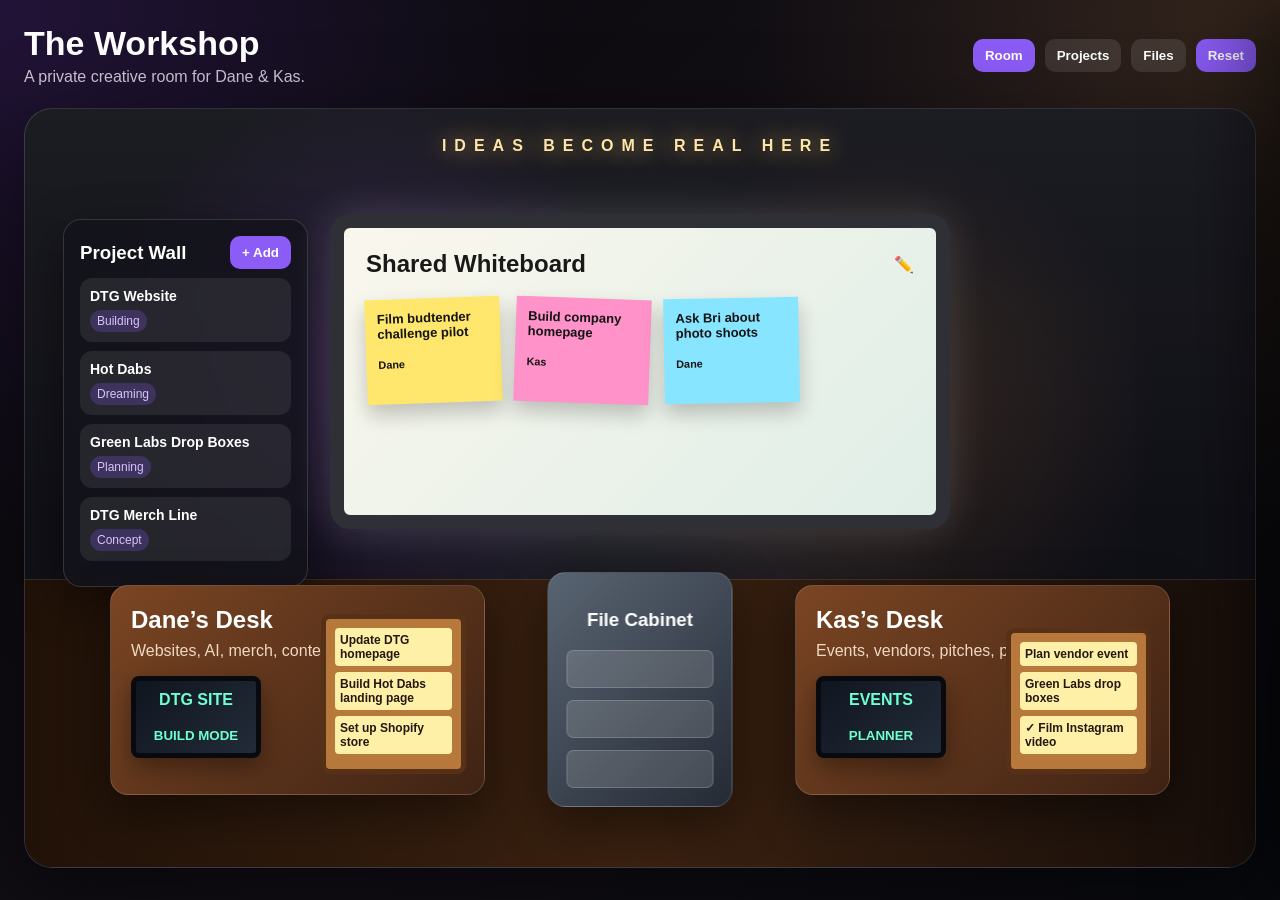
<file: workshop/index.html>
<!DOCTYPE html>
<html lang="en">
<head>
  <meta charset="UTF-8" />
  <meta name="viewport" content="width=device-width, initial-scale=1.0" />
  <title>The Workshop</title>
  <link rel="stylesheet" href="style.css" />
</head>
<body>
  <main class="app">
    <header class="topbar">
      <div>
        <h1>The Workshop</h1>
        <p>A private creative room for Dane & Kas.</p>
      </div>

      <nav>
        <button onclick="setView('room')" class="nav-btn active" data-view="room">Room</button>
        <button onclick="setView('projects')" class="nav-btn" data-view="projects">Projects</button>
        <button onclick="setView('files')" class="nav-btn" data-view="files">Files</button>
        <button onclick="resetDemo()">Reset</button>
      </nav>
    </header>

    <section id="roomView" class="room-view">
      <div class="room">
        <div class="back-glow"></div>
        <div class="neon">IDEAS BECOME REAL HERE</div>

        <aside class="project-wall card" onclick="openPanel('Project Wall')">
          <div class="card-head">
            <h3>Project Wall</h3>
            <button onclick="event.stopPropagation(); openProjectForm()">+ Add</button>
          </div>
          <div id="projectWallList"></div>
        </aside>

        <section class="whiteboard" onclick="openPanel('Whiteboard')">
          <div class="board-head">
            <h2>Shared Whiteboard</h2>
            <span>✏️</span>
          </div>
          <div id="stickyPreview" class="sticky-preview"></div>
        </section>

        <section class="desk dane-desk card" onclick="openPanel('Dane Desk')">
          <h2>Dane’s Desk</h2>
          <p>Websites, AI, merch, content systems.</p>
          <div class="laptop">DTG SITE<br><small>BUILD MODE</small></div>
          <div class="mini-board" id="daneTasksPreview"></div>
        </section>

        <section class="desk kas-desk card" onclick="openPanel('Kas Desk')">
          <h2>Kas’s Desk</h2>
          <p>Events, vendors, pitches, people, content.</p>
          <div class="laptop">EVENTS<br><small>PLANNER</small></div>
          <div class="mini-board" id="kasTasksPreview"></div>
        </section>

        <section class="file-cabinet card" onclick="openPanel('File Cabinet')">
          <h3>File Cabinet</h3>
          <div class="drawer"></div>
          <div class="drawer"></div>
          <div class="drawer"></div>
        </section>

        <div class="floor"></div>
      </div>
    </section>

    <section id="projectsView" class="page-view hidden">
      <div class="page-head">
        <h2>All Projects</h2>
        <button onclick="openProjectForm()">+ Add Project</button>
      </div>
      <div id="allProjects" class="grid"></div>
    </section>

    <section id="filesView" class="page-view hidden">
      <div class="page-head">
        <h2>File Cabinet</h2>
        <label class="upload-btn">
          Upload Image
          <input type="file" accept="image/*" onchange="uploadFile(event)" hidden>
        </label>
      </div>
      <div id="fileGrid" class="grid"></div>
    </section>
  </main>

  <aside id="panel" class="panel">
    <button class="close" onclick="closePanel()">×</button>
    <h2 id="panelTitle"></h2>
    <div id="panelBody"></div>
  </aside>

  <div id="modal" class="modal hidden">
    <div class="modal-box">
      <button class="close" onclick="closeModal()">×</button>
      <div id="modalBody"></div>
    </div>
  </div>

  <script src="app.js"></script>
</body>
</html>
</file>
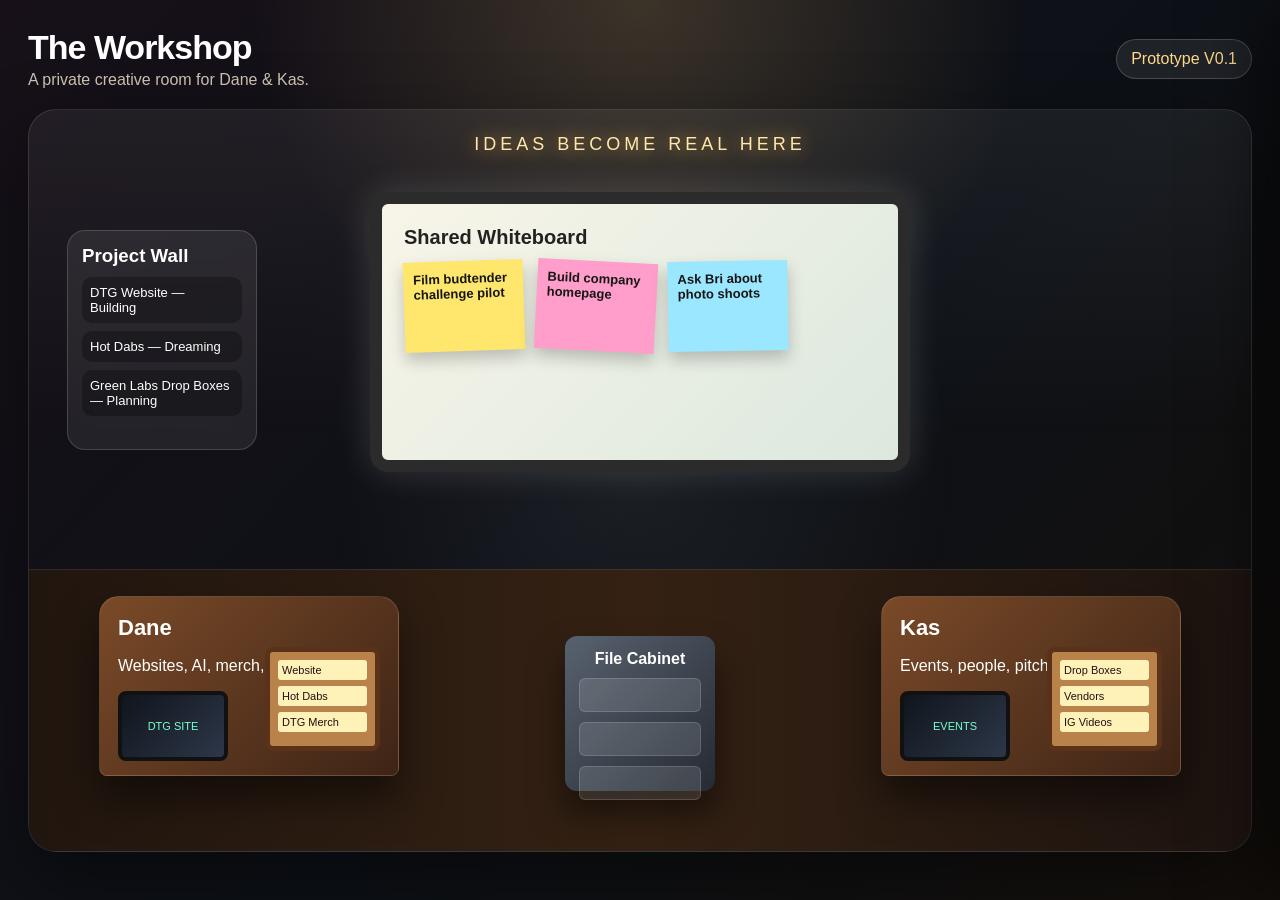
<file: workshop.html>
<!DOCTYPE html>
<html lang="en">
<head>
  <meta charset="UTF-8" />
  <meta name="viewport" content="width=device-width, initial-scale=1.0" />
  <title>The Workshop</title>
  <style>
    * { box-sizing: border-box; }

    body {
      margin: 0;
      min-height: 100vh;
      font-family: Arial, sans-serif;
      color: #fff;
      background:
        radial-gradient(circle at top, rgba(255, 210, 120, .18), transparent 35%),
        linear-gradient(135deg, #171018, #0d1117 55%, #15100c);
      overflow-x: hidden;
    }

    .room {
      position: relative;
      min-height: 100vh;
      padding: 28px;
      display: grid;
      grid-template-rows: auto 1fr auto;
      gap: 20px;
    }

    header {
      display: flex;
      justify-content: space-between;
      align-items: center;
      z-index: 2;
    }

    .brand h1 {
      margin: 0;
      font-size: 34px;
      letter-spacing: -1px;
    }

    .brand p {
      margin: 4px 0 0;
      color: #c9bfae;
    }

    .status {
      padding: 10px 14px;
      border: 1px solid rgba(255,255,255,.18);
      border-radius: 999px;
      background: rgba(255,255,255,.08);
      backdrop-filter: blur(10px);
      color: #ffd98a;
    }

    .workshop {
      position: relative;
      min-height: 650px;
      border: 1px solid rgba(255,255,255,.12);
      border-radius: 28px;
      background:
        linear-gradient(to bottom, rgba(255,255,255,.06), transparent 45%),
        radial-gradient(circle at center, rgba(255,255,255,.06), transparent 45%);
      box-shadow: 0 30px 80px rgba(0,0,0,.45);
      overflow: hidden;
    }

    .floor {
      position: absolute;
      inset: 62% 0 0;
      background: linear-gradient(90deg, #21160f, #342113, #1d1410);
      border-top: 1px solid rgba(255,255,255,.08);
    }

    .neon {
      position: absolute;
      top: 24px;
      left: 50%;
      transform: translateX(-50%);
      font-size: 18px;
      letter-spacing: 4px;
      color: #ffe7ad;
      text-shadow: 0 0 18px rgba(255, 196, 77, .85);
    }

    .whiteboard {
      position: absolute;
      top: 82px;
      left: 50%;
      transform: translateX(-50%);
      width: min(540px, 80%);
      height: 280px;
      background: linear-gradient(135deg, #f8f5e8, #dce8df);
      border: 12px solid #2b2b2b;
      border-radius: 18px;
      color: #222;
      box-shadow: 0 0 35px rgba(255,255,255,.15);
      cursor: pointer;
      transition: .2s;
      padding: 22px;
    }

    .whiteboard:hover, .desk:hover, .cabinet:hover, .project-wall:hover {
      transform: translateY(-4px) scale(1.01);
      filter: brightness(1.1);
    }

    .whiteboard:hover {
      transform: translateX(-50%) translateY(-4px) scale(1.01);
    }

    .board-title {
      font-weight: 800;
      margin-bottom: 12px;
      font-size: 20px;
    }

    .sticky-row {
      display: flex;
      gap: 12px;
      flex-wrap: wrap;
    }

    .sticky {
      width: 120px;
      min-height: 90px;
      padding: 10px;
      background: #ffe66d;
      color: #161616;
      transform: rotate(-2deg);
      box-shadow: 0 8px 16px rgba(0,0,0,.22);
      font-size: 13px;
      font-weight: 700;
    }

    .sticky:nth-child(2) {
      background: #ff9ecb;
      transform: rotate(3deg);
    }

    .sticky:nth-child(3) {
      background: #9be7ff;
      transform: rotate(-1deg);
    }

    .desk {
      position: absolute;
      bottom: 75px;
      width: 300px;
      height: 180px;
      background: linear-gradient(135deg, #7a4a28, #3e2416);
      border-radius: 20px 20px 8px 8px;
      border: 1px solid rgba(255,255,255,.12);
      box-shadow: 0 22px 40px rgba(0,0,0,.5);
      cursor: pointer;
      transition: .2s;
      padding: 18px;
    }

    .desk.dane { left: 70px; }
    .desk.kas { right: 70px; }

    .desk h2 {
      margin: 0 0 10px;
      font-size: 22px;
    }

    .laptop {
      width: 110px;
      height: 70px;
      background: linear-gradient(135deg, #10151d, #2d3748);
      border: 4px solid #111;
      border-radius: 8px;
      display: grid;
      place-items: center;
      color: #79ffcf;
      font-size: 11px;
      margin-top: 12px;
    }

    .pinboard {
      position: absolute;
      right: 18px;
      top: 50px;
      width: 115px;
      min-height: 95px;
      background: #b9824a;
      border: 5px solid #5a3219;
      border-radius: 8px;
      padding: 8px;
      font-size: 11px;
      color: #211;
    }

    .pinboard div {
      background: #fff2b8;
      margin-bottom: 6px;
      padding: 4px;
      border-radius: 3px;
    }

    .cabinet {
      position: absolute;
      left: 50%;
      bottom: 60px;
      transform: translateX(-50%);
      width: 150px;
      height: 155px;
      background: linear-gradient(135deg, #58616f, #252b33);
      border-radius: 12px;
      cursor: pointer;
      transition: .2s;
      padding: 14px;
      text-align: center;
      box-shadow: 0 22px 35px rgba(0,0,0,.5);
    }

    .drawer {
      height: 34px;
      margin: 10px 0;
      background: rgba(255,255,255,.12);
      border-radius: 6px;
      border: 1px solid rgba(255,255,255,.15);
    }

    .project-wall {
      position: absolute;
      top: 120px;
      left: 38px;
      width: 190px;
      min-height: 220px;
      background: rgba(255,255,255,.08);
      border: 1px solid rgba(255,255,255,.16);
      border-radius: 18px;
      padding: 14px;
      cursor: pointer;
      transition: .2s;
      backdrop-filter: blur(10px);
    }

    .project-wall h3 { margin: 0 0 10px; }

    .project-card {
      padding: 8px;
      margin-bottom: 8px;
      background: rgba(0,0,0,.28);
      border-radius: 10px;
      font-size: 13px;
    }

    .panel {
      position: fixed;
      top: 0;
      right: -420px;
      width: min(420px, 92vw);
      height: 100vh;
      background: rgba(14, 17, 23, .96);
      border-left: 1px solid rgba(255,255,255,.14);
      box-shadow: -20px 0 60px rgba(0,0,0,.5);
      transition: .25s ease;
      z-index: 10;
      padding: 24px;
      overflow-y: auto;
    }

    .panel.open { right: 0; }

    .panel h2 { margin-top: 0; }

    .close {
      float: right;
      background: #fff;
      color: #111;
      border: 0;
      border-radius: 999px;
      padding: 7px 11px;
      cursor: pointer;
      font-weight: 800;
    }

    .task {
      background: rgba(255,255,255,.08);
      border: 1px solid rgba(255,255,255,.12);
      border-radius: 12px;
      padding: 12px;
      margin: 10px 0;
    }

    .add-note {
      display: flex;
      gap: 8px;
      margin-top: 16px;
    }

    input {
      flex: 1;
      padding: 11px;
      border-radius: 10px;
      border: 1px solid rgba(255,255,255,.18);
      background: rgba(255,255,255,.08);
      color: white;
    }

    button {
      padding: 11px 13px;
      border: 0;
      border-radius: 10px;
      background: #ffd166;
      color: #111;
      font-weight: 800;
      cursor: pointer;
    }

    @media (max-width: 900px) {
      .desk {
        width: 240px;
      }
      .desk.dane { left: 20px; }
      .desk.kas { right: 20px; }
      .project-wall { display: none; }
    }

    @media (max-width: 700px) {
      .workshop { min-height: 850px; }
      .whiteboard {
        top: 80px;
        height: 250px;
      }
      .desk.dane {
        left: 20px;
        bottom: 280px;
      }
      .desk.kas {
        right: 20px;
        bottom: 85px;
      }
      .cabinet {
        left: 50%;
        bottom: 445px;
        width: 120px;
      }
    }
  </style>
</head>
<body>
  <main class="room">
    <header>
      <div class="brand">
        <h1>The Workshop</h1>
        <p>A private creative room for Dane & Kas.</p>
      </div>
      <div class="status">Prototype V0.1</div>
    </header>

    <section class="workshop">
      <div class="neon">IDEAS BECOME REAL HERE</div>
      <div class="floor"></div>

      <div class="project-wall" onclick="openPanel('Project Wall', projectWallContent())">
        <h3>Project Wall</h3>
        <div class="project-card">DTG Website — Building</div>
        <div class="project-card">Hot Dabs — Dreaming</div>
        <div class="project-card">Green Labs Drop Boxes — Planning</div>
      </div>

      <div class="whiteboard" onclick="openPanel('Shared Whiteboard', whiteboardContent())">
        <div class="board-title">Shared Whiteboard</div>
        <div class="sticky-row">
          <div class="sticky">Film budtender challenge pilot</div>
          <div class="sticky">Build company homepage</div>
          <div class="sticky">Ask Bri about photo shoots</div>
        </div>
      </div>

      <div class="desk dane" onclick="openPanel('Dane’s Desk', daneContent())">
        <h2>Dane</h2>
        <p>Websites, AI, merch, digital systems.</p>
        <div class="laptop">DTG SITE</div>
        <div class="pinboard">
          <div>Website</div>
          <div>Hot Dabs</div>
          <div>DTG Merch</div>
        </div>
      </div>

      <div class="desk kas" onclick="openPanel('Kas’s Desk', kasContent())">
        <h2>Kas</h2>
        <p>Events, people, pitches, content.</p>
        <div class="laptop">EVENTS</div>
        <div class="pinboard">
          <div>Drop Boxes</div>
          <div>Vendors</div>
          <div>IG Videos</div>
        </div>
      </div>

      <div class="cabinet" onclick="openPanel('File Cabinet', cabinetContent())">
        <strong>File Cabinet</strong>
        <div class="drawer"></div>
        <div class="drawer"></div>
        <div class="drawer"></div>
      </div>
    </section>
  </main>

  <aside class="panel" id="panel">
    <button class="close" onclick="closePanel()">X</button>
    <h2 id="panelTitle"></h2>
    <div id="panelBody"></div>
  </aside>

  <script>
    const panel = document.getElementById("panel");
    const panelTitle = document.getElementById("panelTitle");
    const panelBody = document.getElementById("panelBody");

    let notes = JSON.parse(localStorage.getItem("workshopNotes")) || [
      "Build the first visual prototype",
      "Show Kas and get her reaction",
      "Decide if this becomes the private HQ"
    ];

    function openPanel(title, content) {
      panelTitle.textContent = title;
      panelBody.innerHTML = content;
      panel.classList.add("open");
    }

    function closePanel() {
      panel.classList.remove("open");
    }

    function whiteboardContent() {
      return `
        <p>This is the shared brain. Add messy ideas here.</p>
        <div id="notesList">
          ${notes.map((n, i) => `<div class="task">📌 ${n} <button onclick="deleteNote(${i})">Delete</button></div>`).join("")}
        </div>
        <div class="add-note">
          <input id="newNote" placeholder="Add a new idea..." />
          <button onclick="addNote()">Add</button>
        </div>
      `;
    }

    function daneContent() {
      return `
        <div class="task">💻 DTG Website — building homepage + Shopify path</div>
        <div class="task">🔥 Hot Dabs Website — concept page</div>
        <div class="task">👕 DTG Merch — product drops + apparel layout</div>
        <div class="task">🤖 AI Budtender — future idea</div>
      `;
    }

    function kasContent() {
      return `
        <div class="task">📦 Green Labs Drop Boxes — planning visuals</div>
        <div class="task">🎪 Vendor Events — collect vendor ideas</div>
        <div class="task">🎥 Instagram Videos — short clips + customer moments</div>
        <div class="task">🗣️ Client Lists — future outreach</div>
      `;
    }

    function cabinetContent() {
      return `
        <p>Eventually this becomes real uploads with Supabase.</p>
        <div class="task">📁 DTG Logos</div>
        <div class="task">📁 Green Labs Photos</div>
        <div class="task">📁 Hot Dabs Concepts</div>
        <div class="task">📁 Event Flyers</div>
      `;
    }

    function projectWallContent() {
      return `
        <div class="task">🟢 DTG Website — Building</div>
        <div class="task">🟡 Green Labs Drop Boxes — Planning</div>
        <div class="task">⚪ Hot Dabs — Dreaming</div>
        <div class="task">⚪ Cookie Stand — Dreaming</div>
      `;
    }

    function addNote() {
      const input = document.getElementById("newNote");
      if (!input.value.trim()) return;
      notes.push(input.value.trim());
      localStorage.setItem("workshopNotes", JSON.stringify(notes));
      openPanel("Shared Whiteboard", whiteboardContent());
    }

    function deleteNote(index) {
      notes.splice(index, 1);
      localStorage.setItem("workshopNotes", JSON.stringify(notes));
      openPanel("Shared Whiteboard", whiteboardContent());
    }
  </script>
</body>
</html>
</file>
<file: workshop/style.css>
* {
  box-sizing: border-box;
}

body {
  margin: 0;
  min-height: 100vh;
  font-family: Arial, sans-serif;
  color: #fff;
  background:
    radial-gradient(circle at top left, rgba(150, 70, 255, .18), transparent 35%),
    radial-gradient(circle at top right, rgba(255, 170, 60, .14), transparent 35%),
    linear-gradient(135deg, #08080c, #141017 55%, #090b10);
}

button, .upload-btn {
  border: 0;
  border-radius: 10px;
  padding: 9px 12px;
  background: #8b5cf6;
  color: #fff;
  font-weight: 800;
  cursor: pointer;
}

input, textarea, select {
  width: 100%;
  padding: 11px;
  border-radius: 10px;
  border: 1px solid rgba(255,255,255,.18);
  background: rgba(255,255,255,.08);
  color: #fff;
  margin: 7px 0;
}

textarea {
  min-height: 90px;
}

.app {
  padding: 24px;
}

.topbar {
  display: flex;
  justify-content: space-between;
  align-items: center;
  gap: 16px;
  margin-bottom: 22px;
}

.topbar h1 {
  margin: 0;
  font-size: 34px;
}

.topbar p {
  margin: 5px 0 0;
  color: #cfc4d8;
}

nav {
  display: flex;
  gap: 10px;
  flex-wrap: wrap;
}

.nav-btn {
  background: rgba(255,255,255,.1);
}

.nav-btn.active {
  background: #8b5cf6;
}

.room {
  position: relative;
  min-height: 760px;
  border: 1px solid rgba(255,255,255,.14);
  border-radius: 28px;
  overflow: hidden;
  background:
    linear-gradient(to bottom, rgba(255,255,255,.05), transparent 55%),
    radial-gradient(circle at center, rgba(255,255,255,.08), transparent 45%),
    #101017;
  box-shadow: 0 30px 90px rgba(0,0,0,.55);
}

.back-glow {
  position: absolute;
  inset: 0;
  background:
    radial-gradient(circle at 28% 35%, rgba(166, 84, 255, .18), transparent 28%),
    radial-gradient(circle at 70% 40%, rgba(255, 155, 64, .13), transparent 28%);
  pointer-events: none;
}

.neon {
  position: absolute;
  top: 28px;
  left: 50%;
  transform: translateX(-50%);
  letter-spacing: 8px;
  color: #ffe5a8;
  text-shadow: 0 0 22px rgba(255, 205, 92, .9);
  font-weight: 900;
}

.floor {
  position: absolute;
  inset: 62% 0 0;
  background: linear-gradient(90deg, #211208, #3a2110, #180f0b);
  border-top: 1px solid rgba(255,255,255,.1);
}

.card {
  background: rgba(20,20,28,.84);
  border: 1px solid rgba(255,255,255,.14);
  border-radius: 18px;
  box-shadow: 0 18px 50px rgba(0,0,0,.45);
  backdrop-filter: blur(12px);
  cursor: pointer;
  transition: .18s ease;
}

.card:hover,
.whiteboard:hover {
  transform: translateY(-4px) scale(1.01);
  filter: brightness(1.12);
}

.project-wall {
  position: absolute;
  top: 110px;
  left: 38px;
  width: 245px;
  padding: 16px;
  z-index: 2;
}

.card-head, .page-head {
  display: flex;
  align-items: center;
  justify-content: space-between;
  gap: 12px;
}

.card-head h3 {
  margin: 0;
}

.project-pill {
  padding: 10px;
  margin: 9px 0;
  border-radius: 12px;
  background: rgba(255,255,255,.08);
  font-size: 14px;
}

.tag {
  display: inline-block;
  margin-top: 6px;
  padding: 4px 7px;
  border-radius: 999px;
  background: rgba(139,92,246,.24);
  color: #d7c5ff;
  font-size: 12px;
}

.whiteboard {
  position: absolute;
  top: 105px;
  left: 50%;
  transform: translateX(-50%);
  width: min(620px, 50vw);
  min-height: 315px;
  padding: 22px;
  background: linear-gradient(135deg, #faf7ed, #dfeee7);
  color: #191919;
  border: 14px solid #2f3035;
  border-radius: 20px;
  box-shadow: 0 0 42px rgba(255,255,255,.15);
  cursor: pointer;
  z-index: 2;
  transition: .18s ease;
}

.whiteboard:hover {
  transform: translateX(-50%) translateY(-4px) scale(1.01);
}

.board-head {
  display: flex;
  justify-content: space-between;
  align-items: center;
}

.board-head h2 {
  margin: 0;
}

.sticky-preview {
  display: flex;
  gap: 14px;
  flex-wrap: wrap;
  margin-top: 20px;
}

.sticky {
  width: 135px;
  min-height: 105px;
  padding: 12px;
  color: #141414;
  font-weight: 900;
  font-size: 13px;
  background: #ffe66d;
  box-shadow: 0 10px 20px rgba(0,0,0,.22);
  transform: rotate(-2deg);
}

.sticky:nth-child(2n) {
  background: #ff92c8;
  transform: rotate(2deg);
}

.sticky:nth-child(3n) {
  background: #88e5ff;
  transform: rotate(-1deg);
}

.desk {
  position: absolute;
  bottom: 72px;
  width: 375px;
  min-height: 210px;
  padding: 20px;
  background: linear-gradient(135deg, #7a4523, #3f2314);
  z-index: 3;
}

.dane-desk {
  left: 85px;
}

.kas-desk {
  right: 85px;
}

.desk h2 {
  margin: 0 0 8px;
}

.desk p {
  color: #f0d8c2;
  margin-top: 0;
}

.laptop {
  width: 130px;
  height: 82px;
  border: 5px solid #080a0f;
  border-radius: 8px;
  display: grid;
  place-items: center;
  text-align: center;
  color: #6effd2;
  background: linear-gradient(135deg, #101620, #222b38);
  font-weight: 900;
  box-shadow: 0 10px 25px rgba(0,0,0,.35);
}

.mini-board {
  position: absolute;
  right: 18px;
  bottom: 20px;
  width: 145px;
  padding: 9px;
  background: #b7783c;
  border: 5px solid rgba(63, 32, 14, .8);
  border-radius: 9px;
}

.mini-task {
  padding: 5px;
  margin-bottom: 6px;
  border-radius: 4px;
  background: #fff0a8;
  color: #24180e;
  font-size: 12px;
  font-weight: 800;
}

.file-cabinet {
  position: absolute;
  left: 50%;
  bottom: 60px;
  transform: translateX(-50%);
  width: 185px;
  padding: 18px;
  text-align: center;
  background: linear-gradient(135deg, #596472, #252b35);
  z-index: 4;
}

.file-cabinet:hover {
  transform: translateX(-50%) translateY(-4px) scale(1.01);
}

.drawer {
  height: 38px;
  margin-top: 12px;
  border-radius: 7px;
  background: rgba(255,255,255,.14);
  border: 1px solid rgba(255,255,255,.18);
}

.panel {
  position: fixed;
  top: 0;
  right: -460px;
  width: min(460px, 94vw);
  height: 100vh;
  background: rgba(11,12,18,.98);
  border-left: 1px solid rgba(255,255,255,.14);
  box-shadow: -25px 0 80px rgba(0,0,0,.55);
  z-index: 20;
  transition: .22s ease;
  padding: 26px;
  overflow-y: auto;
}

.panel.open {
  right: 0;
}

.close {
  float: right;
  background: #fff;
  color: #111;
  border-radius: 999px;
}

.item {
  padding: 13px;
  margin: 10px 0;
  border-radius: 14px;
  background: rgba(255,255,255,.08);
  border: 1px solid rgba(255,255,255,.1);
}

.item-actions {
  display: flex;
  gap: 8px;
  margin-top: 10px;
}

.danger {
  background: #ef4444;
}

.success {
  background: #22c55e;
}

.hidden {
  display: none;
}

.page-view {
  border: 1px solid rgba(255,255,255,.12);
  border-radius: 24px;
  padding: 22px;
  background: rgba(255,255,255,.05);
}

.grid {
  display: grid;
  grid-template-columns: repeat(auto-fill, minmax(230px, 1fr));
  gap: 16px;
  margin-top: 18px;
}

.file-card img {
  width: 100%;
  height: 180px;
  object-fit: cover;
  border-radius: 12px;
  margin-bottom: 10px;
}

.modal {
  position: fixed;
  inset: 0;
  z-index: 30;
  background: rgba(0,0,0,.65);
  display: grid;
  place-items: center;
  padding: 20px;
}

.modal.hidden {
  display: none;
}

.modal-box {
  width: min(520px, 94vw);
  background: #11131b;
  border: 1px solid rgba(255,255,255,.14);
  border-radius: 22px;
  padding: 24px;
  box-shadow: 0 30px 90px rgba(0,0,0,.6);
}

@media (max-width: 1000px) {
  .room {
    min-height: 1050px;
  }

  .whiteboard {
    width: 82vw;
  }

  .project-wall {
    top: 455px;
    left: 24px;
  }

  .dane-desk {
    left: 24px;
    bottom: 280px;
  }

  .kas-desk {
    right: 24px;
    bottom: 50px;
  }

  .file-cabinet {
    bottom: 330px;
  }
}

@media (max-width: 720px) {
  .topbar {
    align-items: flex-start;
    flex-direction: column;
  }

  .desk {
    width: calc(100% - 48px);
  }

  .kas-desk,
  .dane-desk {
    left: 24px;
    right: auto;
  }

  .file-cabinet {
    left: 24px;
    transform: none;
  }

  .file-cabinet:hover {
    transform: translateY(-4px) scale(1.01);
  }
}
</file>
